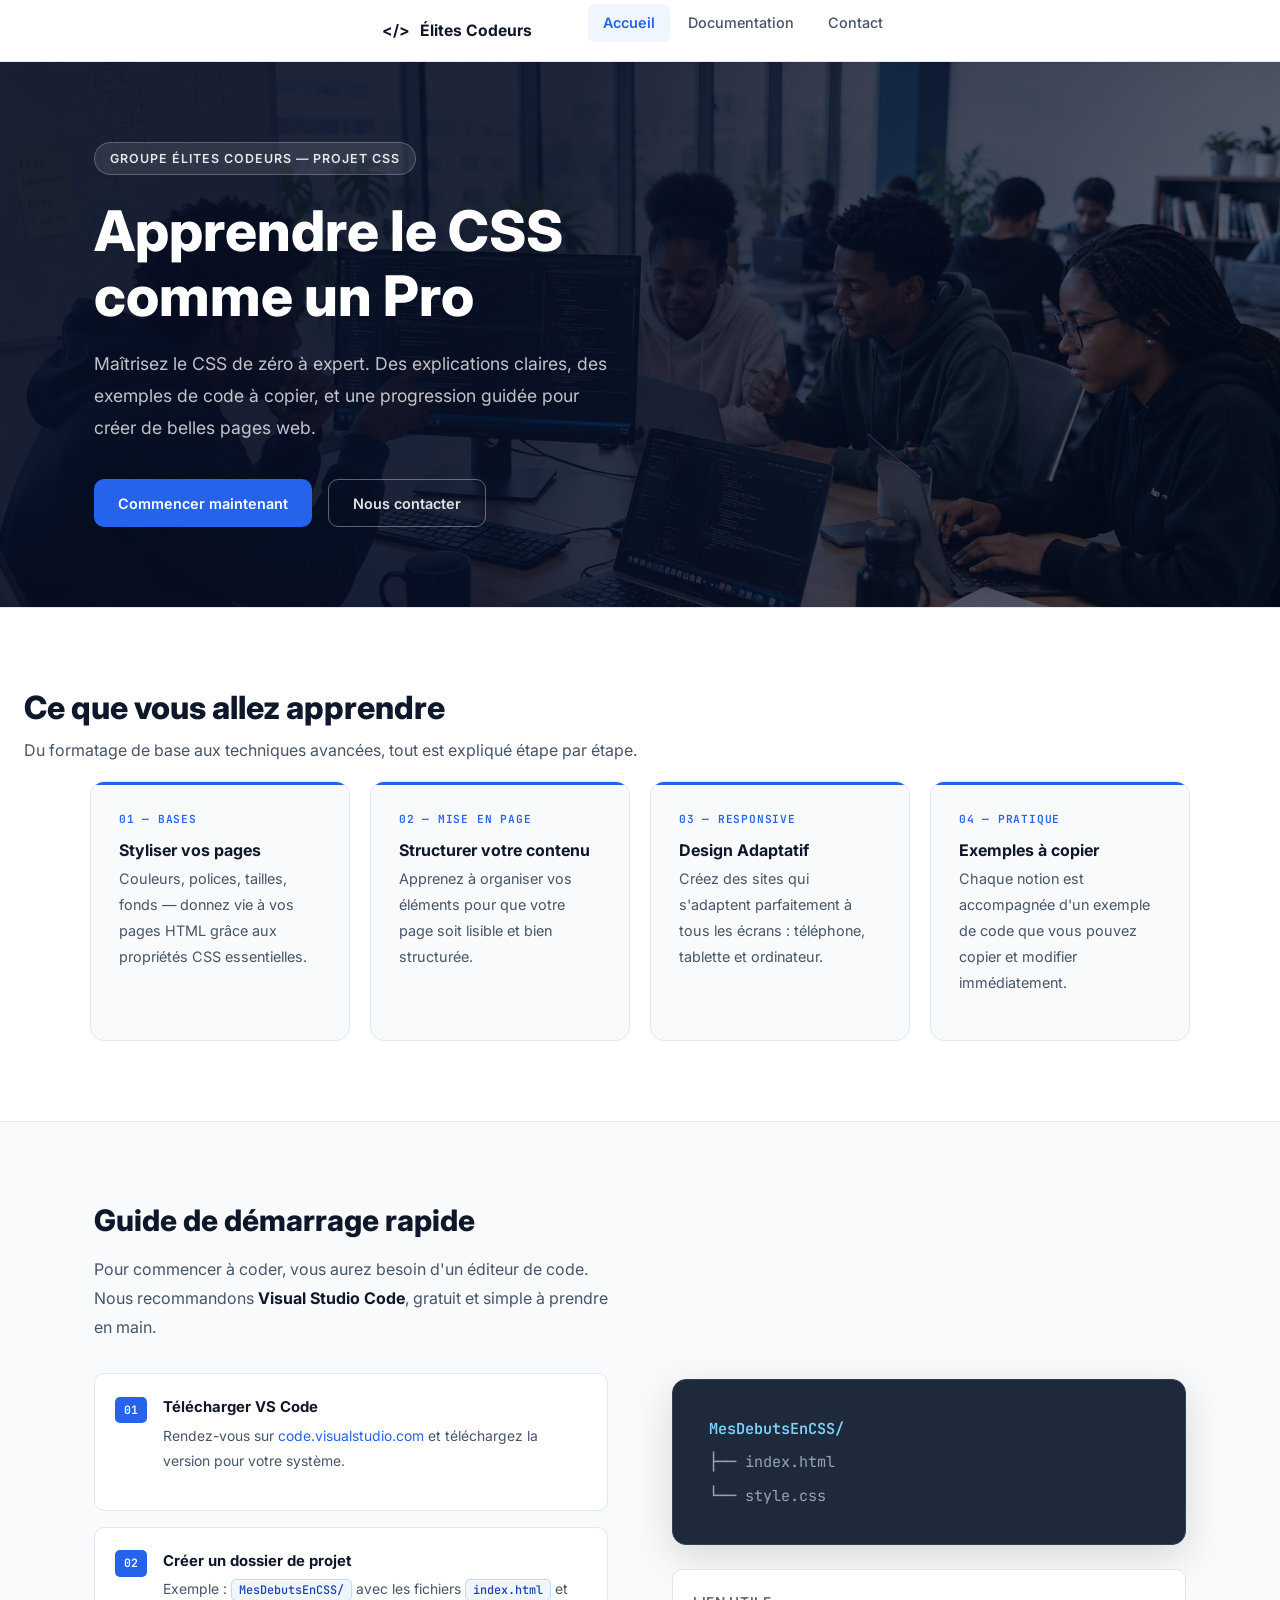
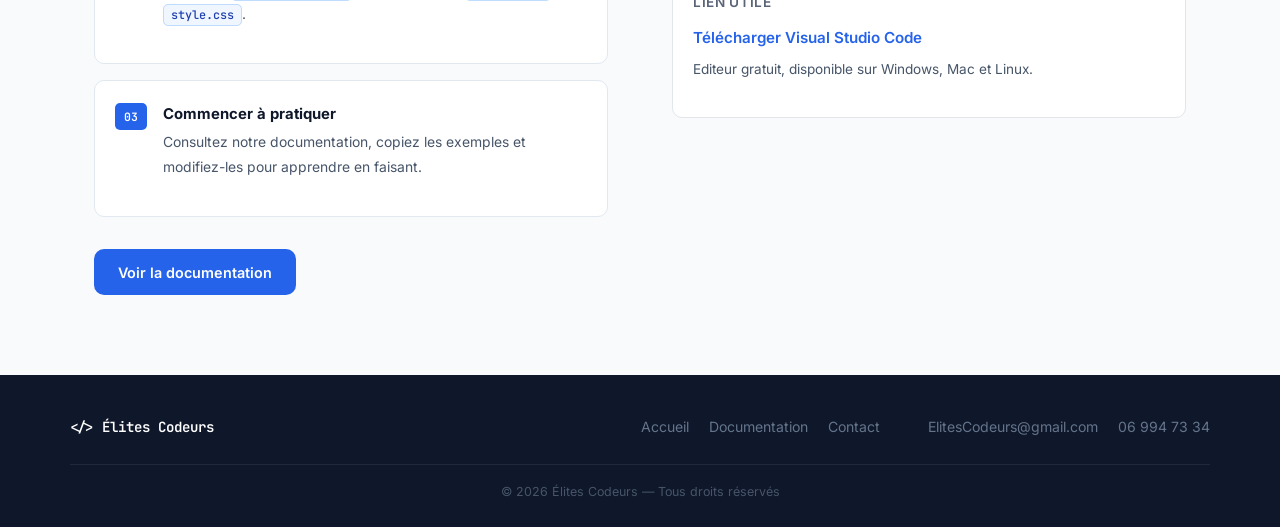
<file: index.html>
<!DOCTYPE html>
<html lang="fr">
<head>
  <meta charset="UTF-8">
  <meta name="viewport" content="width=device-width, initial-scale=1.0">
  <title>Apprendre le CSS | Élites Codeurs</title>
  <link href="boot/css/bootstrap.min.css" rel="stylesheet"/>
  <link rel="stylesheet" href="style.css">
</head>
<body>

  <!-- NAVBAR -->
  <nav class="navbar">
    <div class="nav-inner">
      <a href="index.html" class="logo">
        <span class="logo-tag">&lt;/&gt;</span> Élites Codeurs
      </a>
      <ul class="nav-links">
        <li><a href="index.html" class="active">Accueil</a></li>
        <li><a href="css.html">Documentation</a></li>
        <li><a href="contact.html">Contact</a></li>
      </ul>
      <button class="burger" onclick="toggleMenu()">&#9776;</button>
    </div>
    <ul class="nav-mobile" id="mobileMenu">
      <li><a href="index.html">Accueil</a></li>
      <li><a href="css.html">Documentation</a></li>
      <li><a href="contact.html">Contact</a></li>
    </ul>
  </nav>

  <!-- HERO -->
  <header class="hero">
    <div class="hero-bg"></div>
    <div class="hero-inner">
      <div class="hero-badge">Groupe Élites Codeurs &mdash; Projet CSS</div>
      <h1>Apprendre le <span>CSS</span><br>comme un Pro</h1>
      <p>Maîtrisez le CSS de zéro à expert. Des explications claires, des exemples de code à copier, et une progression guidée pour créer de belles pages web.</p>
      <div class="hero-btns">
        <a href="css.html" class="btn-primary">Commencer maintenant</a>
        <a href="contact.html" class="btn-ghost" style="color:white; border-color:rgba(255,255,255,0.35);">Nous contacter</a>
      </div>
    </div>
  </header>

  <!-- FEATURES -->
  <section class="features">
    <h2 class="section-title">Ce que vous allez apprendre</h2>
    <p class="section-sous-titre">Du formatage de base aux techniques avancées, tout est expliqué étape par étape.</p>
    <div class="features-grid" style="max-width:1100px; margin:0 auto;">
      <div class="feature-card">
        <div class="feature-num">01 &mdash; Bases</div>
        <h3>Styliser vos pages</h3>
        <p>Couleurs, polices, tailles, fonds &mdash; donnez vie à vos pages HTML grâce aux propriétés CSS essentielles.</p>
      </div>
      <div class="feature-card">
        <div class="feature-num">02 &mdash; Mise en page</div>
        <h3>Structurer votre contenu</h3>
        <p>Apprenez à organiser vos éléments pour que votre page soit lisible et bien structurée.</p>
      </div>
      <div class="feature-card">
        <div class="feature-num">03 &mdash; Responsive</div>
        <h3>Design Adaptatif</h3>
        <p>Créez des sites qui s'adaptent parfaitement à tous les écrans : téléphone, tablette et ordinateur.</p>
      </div>
      <div class="feature-card">
        <div class="feature-num">04 &mdash; Pratique</div>
        <h3>Exemples à copier</h3>
        <p>Chaque notion est accompagnée d'un exemple de code que vous pouvez copier et modifier immédiatement.</p>
      </div>
    </div>
  </section>

  <!-- GUIDE -->
  <section class="guide">
    <div class="guide-inner">
      <div class="guide-text">
        <h2>Guide de démarrage rapide</h2>
        <p>Pour commencer à coder, vous aurez besoin d'un éditeur de code. Nous recommandons <strong>Visual Studio Code</strong>, gratuit et simple à prendre en main.</p>
        <div class="steps">
          <div class="step">
            <span class="step-num">01</span>
            <div>
              <strong>Télécharger VS Code</strong>
              <p>Rendez-vous sur <a href="https://code.visualstudio.com/download" target="_blank">code.visualstudio.com</a> et téléchargez la version pour votre système.</p>
            </div>
          </div>
          <div class="step">
            <span class="step-num">02</span>
            <div>
              <strong>Créer un dossier de projet</strong>
              <p>Exemple&nbsp;: <code>MesDebutsEnCSS/</code> avec les fichiers <code>index.html</code> et <code>style.css</code>.</p>
            </div>
          </div>
          <div class="step">
            <span class="step-num">03</span>
            <div>
              <strong>Commencer à pratiquer</strong>
              <p>Consultez notre documentation, copiez les exemples et modifiez-les pour apprendre en faisant.</p>
            </div>
          </div>
        </div>
        <a href="css.html" class="btn-primary">Voir la documentation</a>
      </div>
      <div class="guide-visual">
        <div class="folder-diagram">
          <div class="folder-root">MesDebutsEnCSS/</div>
          <div class="folder-item">├── index.html</div>
          <div class="folder-item">└── style.css</div>
        </div>
        <div style="margin-top:1.5rem; background:#fff; border:1px solid #e2e6ea; border-radius:10px; padding:1.25rem;">
          <p style="font-size:0.85rem; color:#5a6478; margin-bottom:0.5rem; font-weight:600; text-transform:uppercase; letter-spacing:0.05em;">Lien utile</p>
          <a href="https://code.visualstudio.com/download" target="_blank" style="font-size:0.95rem; font-weight:600;">Télécharger Visual Studio Code</a>
          <p style="font-size:0.85rem; margin-top:0.35rem;">Editeur gratuit, disponible sur Windows, Mac et Linux.</p>
        </div>
      </div>
    </div>
  </section>

  <!-- FOOTER -->
  <footer class="footer">
    <div class="footer-inner">
      <div class="footer-logo">&lt;/&gt; Élites Codeurs</div>
      <div class="footer-links">
        <a href="index.html">Accueil</a>
        <a href="css.html">Documentation</a>
        <a href="contact.html">Contact</a>
      </div>
      <div class="footer-contact">
        <a href="mailto:ElitesCodeurs@gmail.com">ElitesCodeurs@gmail.com</a>
        <a href="tel:0699473334">06 994 73 34</a>
      </div>
    </div>
    <div class="footer-copy">&copy; 2026 Élites Codeurs &mdash; Tous droits réservés</div>
  </footer>

  <script src="boot/js/bootstrap.bundle.min.js"></script>
  <script>
    function toggleMenu() {
      document.getElementById('mobileMenu').classList.toggle('open');
    }
  </script>
</body>
</html>
</file>
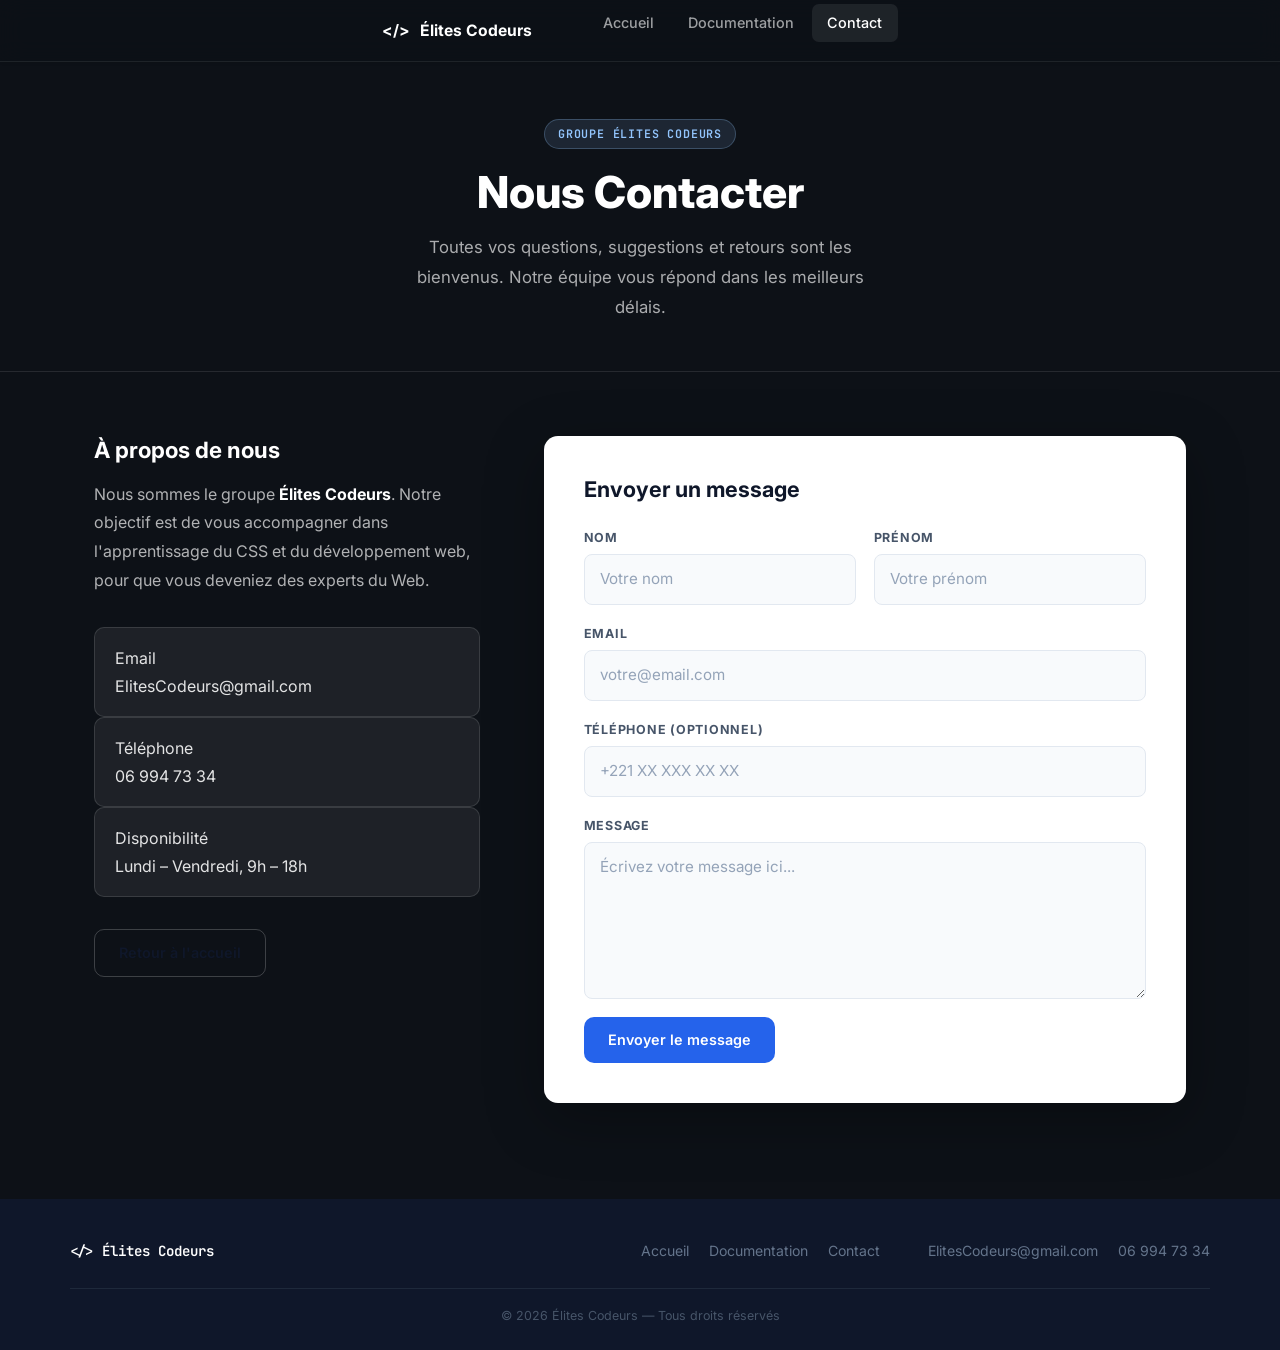
<file: contact.html>
<!DOCTYPE html>
<html lang="fr">
<head>
  <meta charset="UTF-8">
  <meta name="viewport" content="width=device-width, initial-scale=1.0">
  <title>Contact | Élites Codeurs</title>
  <link href="boot/css/bootstrap.min.css" rel="stylesheet"/>
  <link rel="stylesheet" href="style.css">
  <style>
    body { background: #0d1117; }
    .page-header { background: transparent; border-bottom: 1px solid rgba(255,255,255,0.1); }
    .page-label { background: rgba(147,197,253,0.12); border-color: rgba(147,197,253,0.25); color: #93c5fd; }
    .page-header h1 { color: #ffffff; }
    .page-header p { color: rgba(255,255,255,0.65); }
  </style>
</head>
<body>

  <!-- FOND D'ÉCRAN -->
  <div class="contact-bg"></div>

  <!-- NAVBAR -->
  <nav class="navbar" style="background:rgba(13,17,23,0.92); border-bottom:1px solid rgba(255,255,255,0.08);">
    <div class="nav-inner">
      <a href="index.html" class="logo" style="color:#fff;">
        <span class="logo-tag">&lt;/&gt;</span> Élites Codeurs
      </a>
      <ul class="nav-links">
        <li><a href="index.html" style="color:rgba(255,255,255,0.6);">Accueil</a></li>
        <li><a href="css.html" style="color:rgba(255,255,255,0.6);">Documentation</a></li>
        <li><a href="contact.html" style="background:rgba(255,255,255,0.08); color:#fff;">Contact</a></li>
      </ul>
      <button class="burger" onclick="toggleMenu()" style="border-color:rgba(255,255,255,0.2); color:#fff;">&#9776;</button>
    </div>
    <ul class="nav-mobile" id="mobileMenu" style="background:#0d1117; border-top:1px solid rgba(255,255,255,0.08);">
      <li><a href="index.html">Accueil</a></li>
      <li><a href="css.html">Documentation</a></li>
      <li><a href="contact.html">Contact</a></li>
    </ul>
  </nav>

  <!-- EN-TETE -->
  <div class="page-header">
    <div class="page-header-inner">
      <div class="page-label">Groupe Élites Codeurs</div>
      <h1>Nous Contacter</h1>
      <p>Toutes vos questions, suggestions et retours sont les bienvenus. Notre équipe vous répond dans les meilleurs délais.</p>
    </div>
  </div>

  <!-- SECTION CONTACT -->
  <section class="contact-section">
    <div class="contact-grid">

      <!-- A PROPOS -->
      <div class="contact-about">
        <h2>À propos de nous</h2>
        <p>Nous sommes le groupe <strong style="color:#fff;">Élites Codeurs</strong>. Notre objectif est de vous accompagner dans l'apprentissage du CSS et du développement web, pour que vous deveniez des experts du Web.</p>

        <div class="contact-info-cards" style="margin-top:1.5rem;">
          <a href="mailto:ElitesCodeurs@gmail.com" class="info-card">
            <div>
              <div class="info-label">Email</div>
              <div class="info-value">ElitesCodeurs@gmail.com</div>
            </div>
          </a>
          <a href="tel:0699473334" class="info-card">
            <div>
              <div class="info-label">Téléphone</div>
              <div class="info-value">06 994 73 34</div>
            </div>
          </a>
          <div class="info-card">
            <div>
              <div class="info-label">Disponibilité</div>
              <div class="info-value">Lundi – Vendredi, 9h – 18h</div>
            </div>
          </div>
        </div>

        <div style="margin-top:2rem;">
          <a href="index.html" class="btn-ghost" style="color:rgba(255,255,255,0.8); border-color:rgba(255,255,255,0.2);">Retour à l'accueil</a>
        </div>
      </div>

      <!-- FORMULAIRE -->
      <div class="contact-form-wrap">
        <h2>Envoyer un message</h2>
        <form class="contact-form" onsubmit="envoyerForm(event)">
          <div class="form-row">
            <div class="form-group">
              <label for="Nom">Nom</label>
              <input type="text" id="Nom" name="nom" placeholder="Votre nom" required>
            </div>
            <div class="form-group">
              <label for="Prenom">Prénom</label>
              <input type="text" id="Prenom" name="prenom" placeholder="Votre prénom" required>
            </div>
          </div>
          <div class="form-group">
            <label for="Email">Email</label>
            <input type="email" id="Email" name="email" placeholder="votre@email.com" required>
          </div>
          <div class="form-group">
            <label for="Tel">Téléphone (optionnel)</label>
            <input type="tel" id="Tel" name="tel" placeholder="+221 XX XXX XX XX">
          </div>
          <div class="form-group">
            <label for="Message">Message</label>
            <textarea id="Message" name="message" rows="5" placeholder="Écrivez votre message ici..." required></textarea>
          </div>
          <button type="submit" class="btn-primary submit-btn">Envoyer le message</button>
        </form>
        <div id="form-success" class="form-success" style="display:none;">
          Merci ! Votre message a bien été envoyé. Nous vous répondrons bientôt.
        </div>
      </div>

    </div>
  </section>

  <!-- FOOTER -->
  <footer class="footer">
    <div class="footer-inner">
      <div class="footer-logo">&lt;/&gt; Élites Codeurs</div>
      <div class="footer-links">
        <a href="index.html">Accueil</a>
        <a href="css.html">Documentation</a>
        <a href="contact.html">Contact</a>
      </div>
      <div class="footer-contact">
        <a href="mailto:ElitesCodeurs@gmail.com">ElitesCodeurs@gmail.com</a>
        <a href="tel:0699473334">06 994 73 34</a>
      </div>
    </div>
    <div class="footer-copy">&copy; 2026 Élites Codeurs &mdash; Tous droits réservés</div>
  </footer>

  <script src="boot/js/bootstrap.bundle.min.js"></script>
  <script>
    function toggleMenu() {
      document.getElementById('mobileMenu').classList.toggle('open');
    }
    function envoyerForm(e) {
      e.preventDefault();
      document.querySelector('.contact-form').style.display = 'none';
      document.getElementById('form-success').style.display = 'block';
    }
  </script>
</body>
</html>
</file>
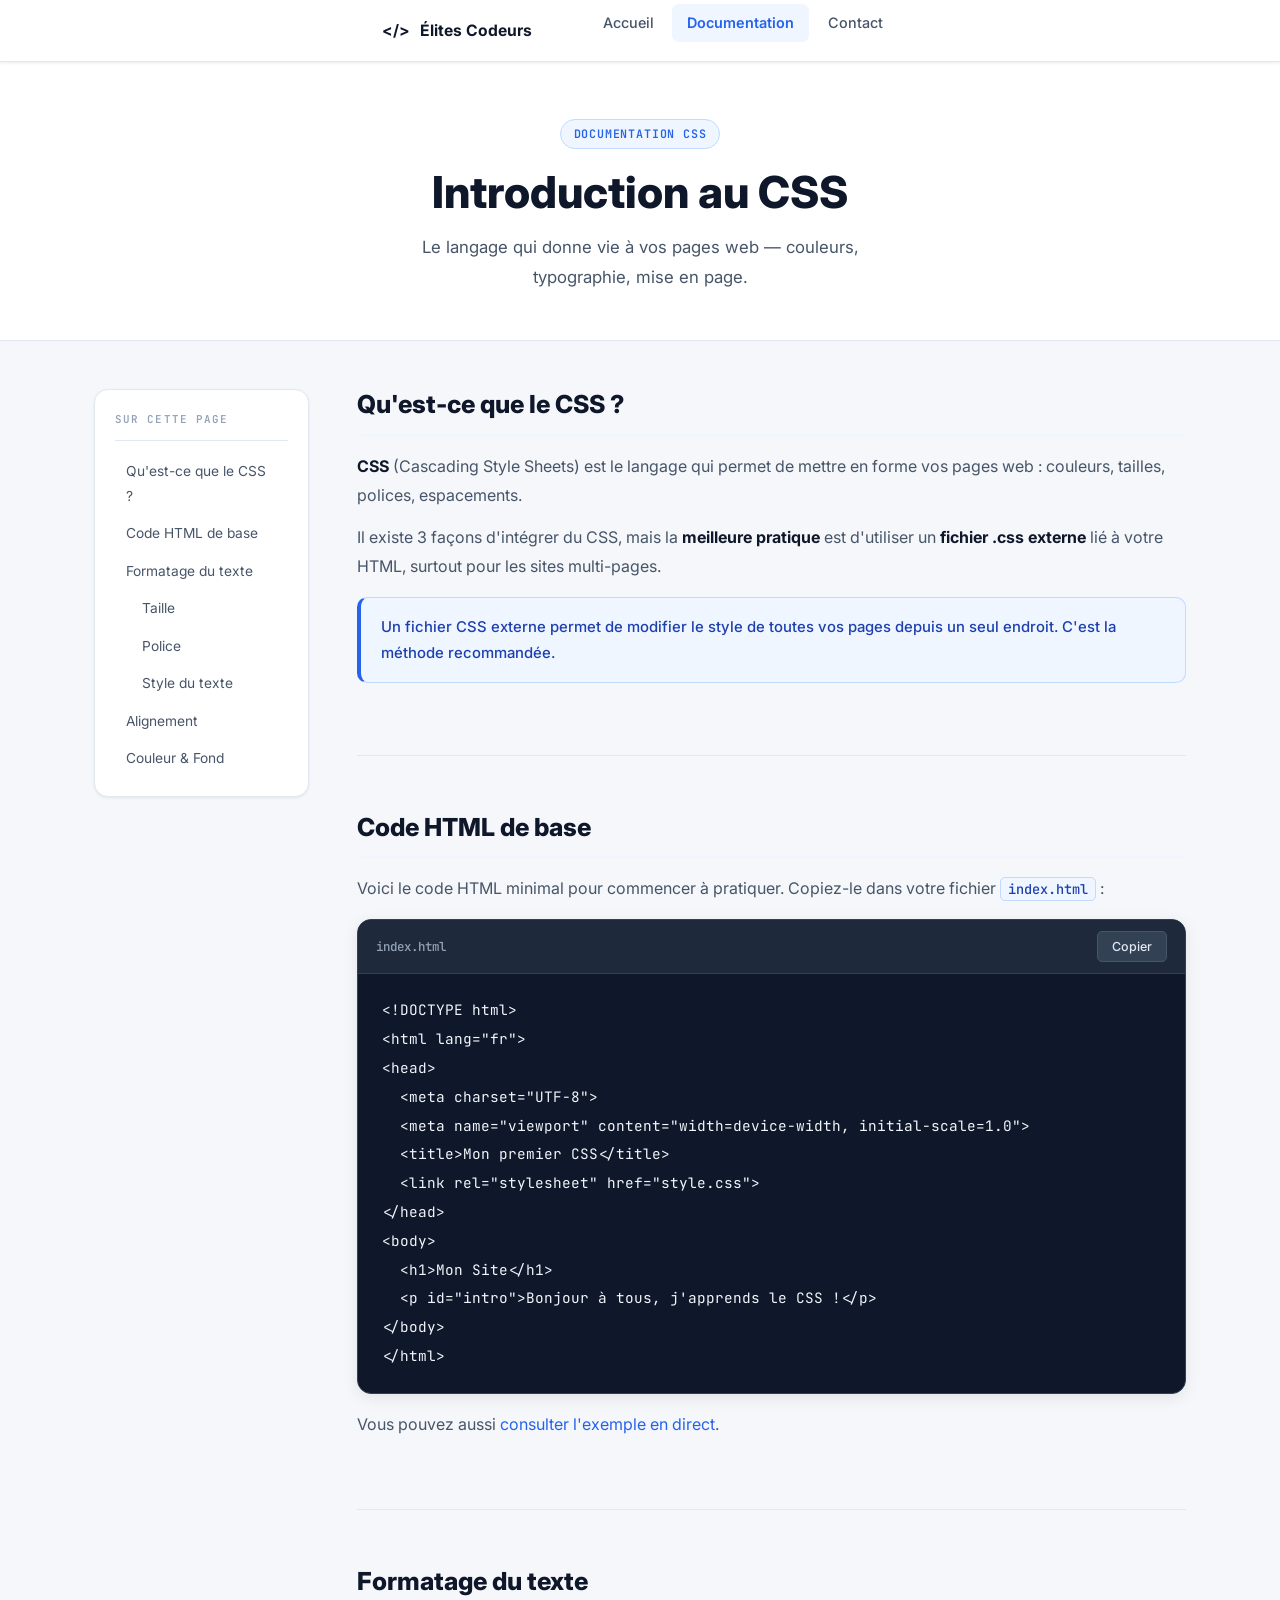
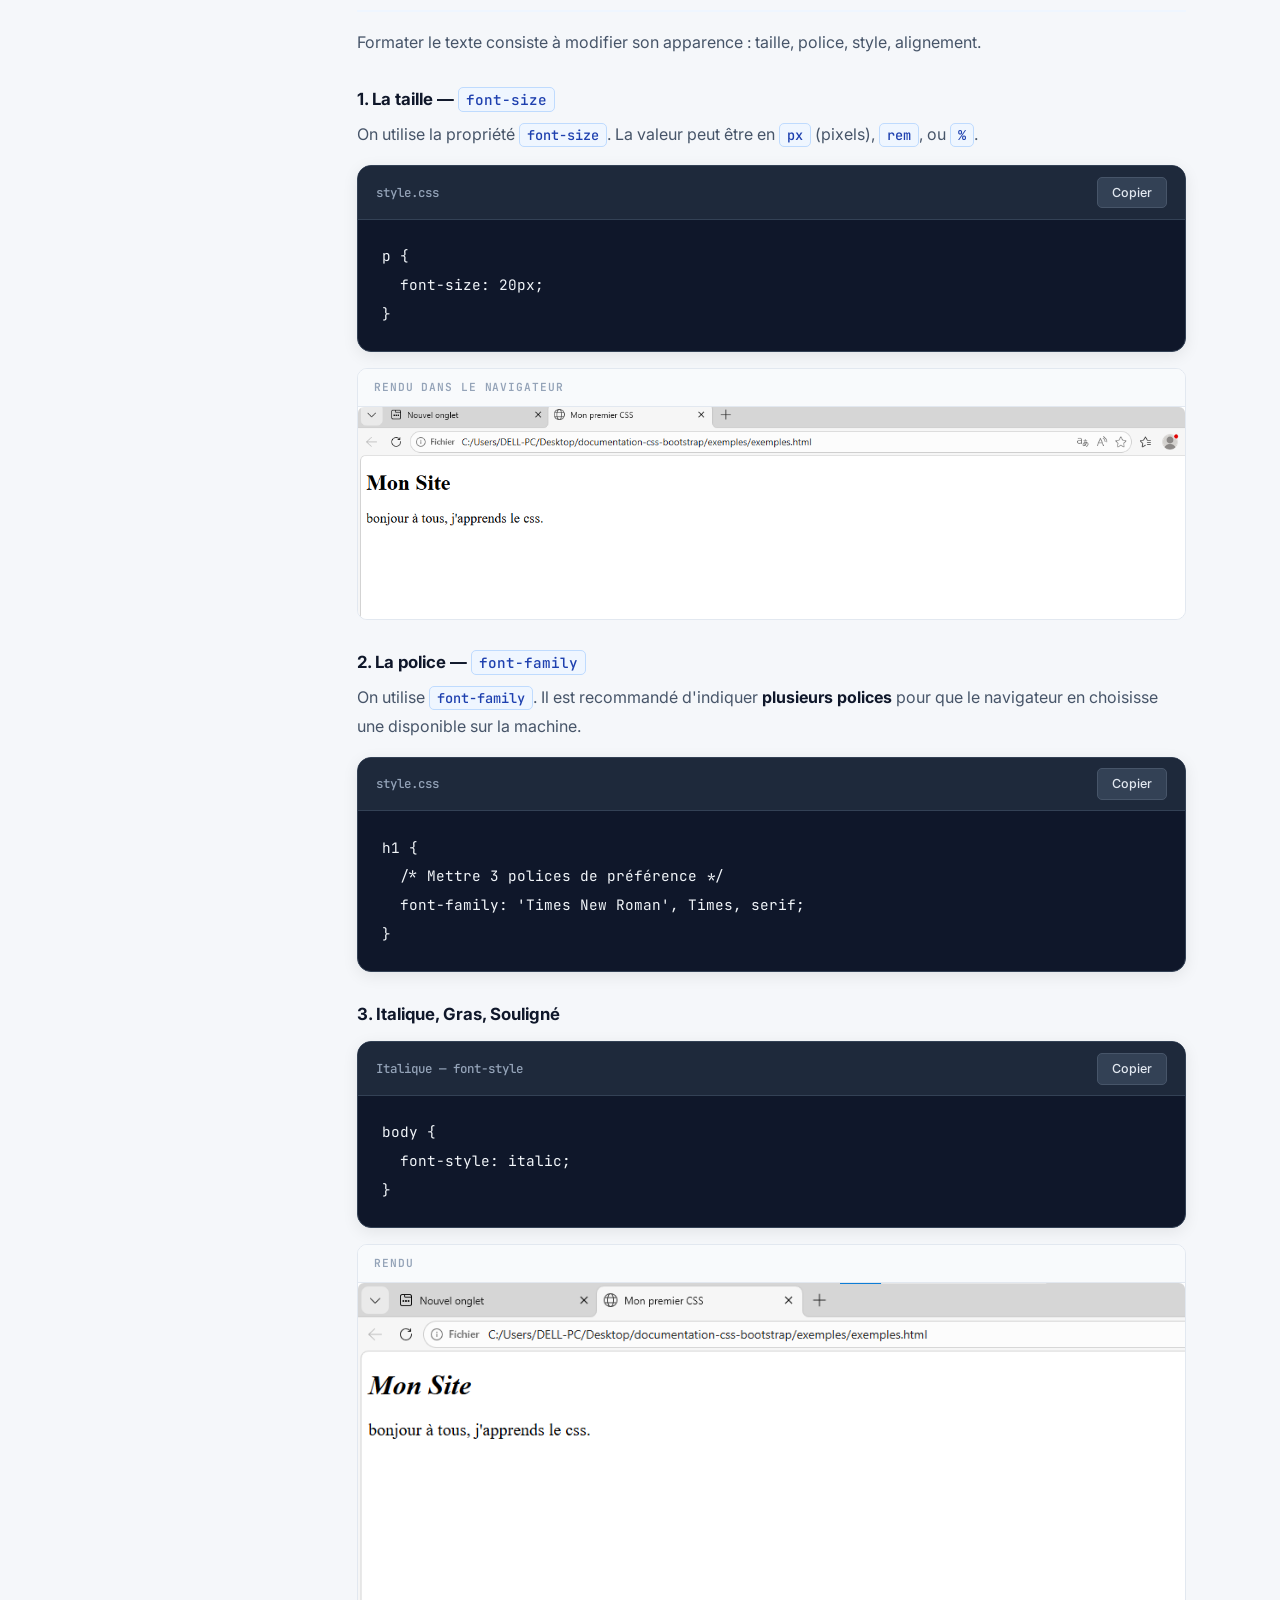
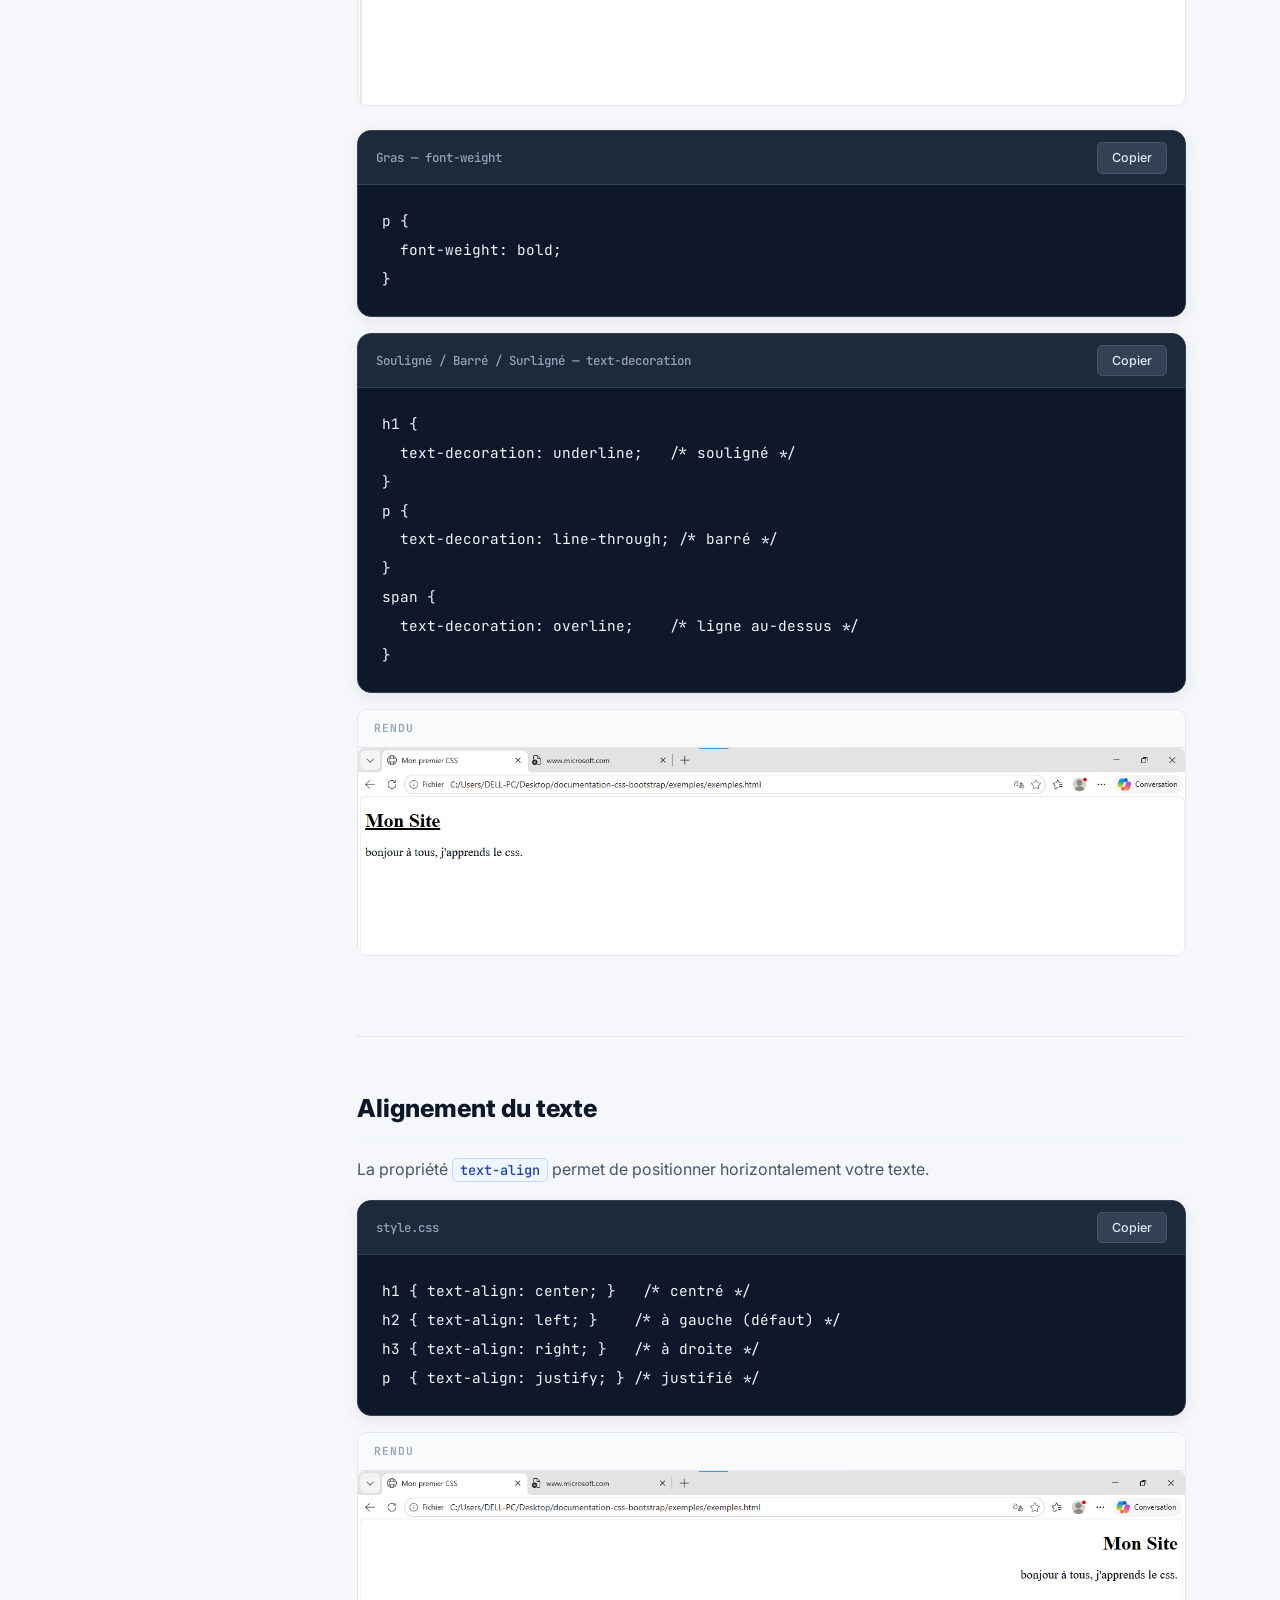
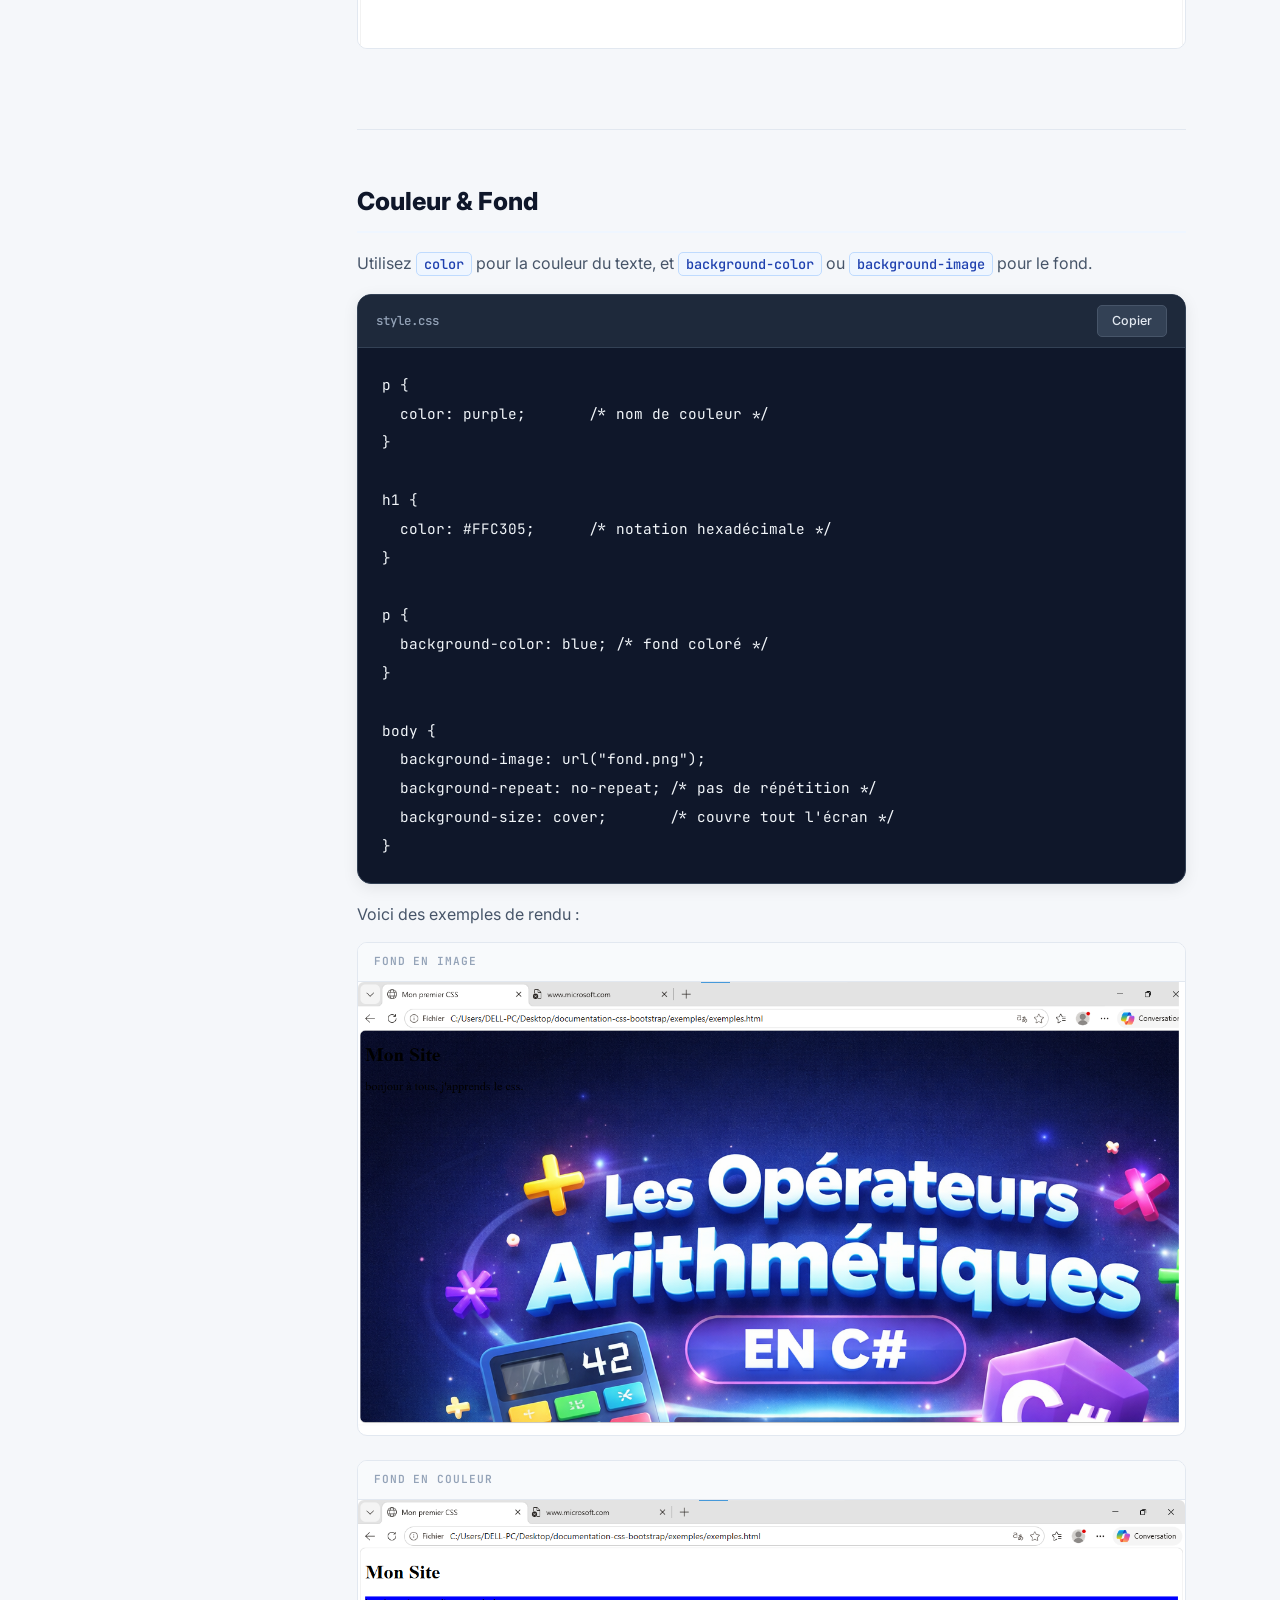
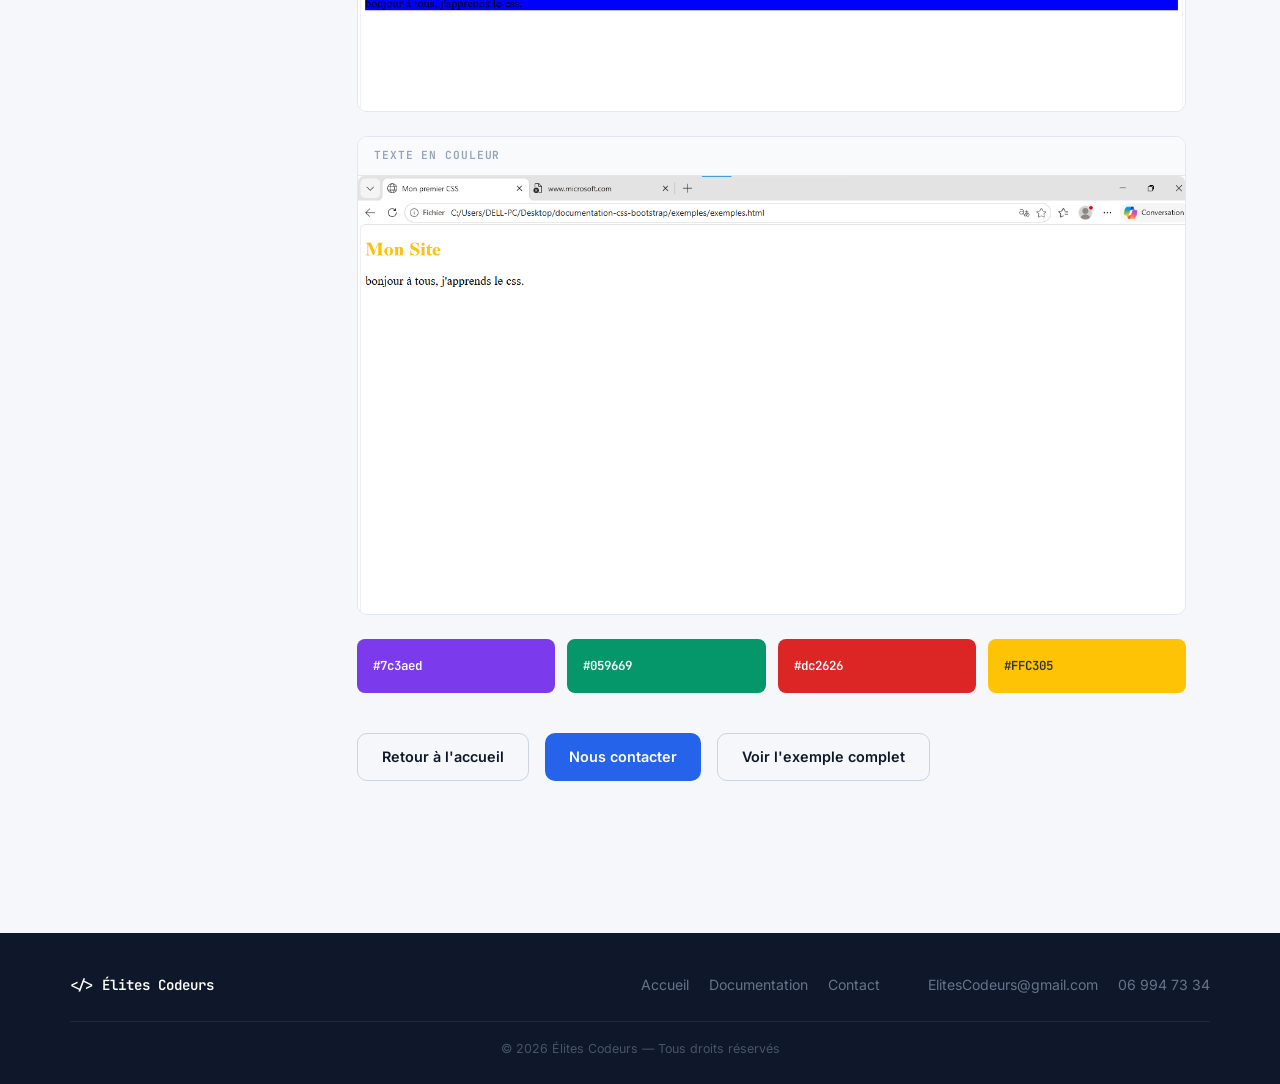
<file: css.html>
<!DOCTYPE html>
<html lang="fr">
<head>
  <meta charset="UTF-8">
  <meta name="viewport" content="width=device-width, initial-scale=1.0">
  <title>Introduction au CSS | Élites Codeurs</title>
  <link href="boot/css/bootstrap.min.css" rel="stylesheet"/>
  <link rel="stylesheet" href="style.css">
  <style>
    body { background: #f5f7fa; }
  </style>
</head>
<body>

  <!-- NAVBAR -->
  <nav class="navbar">
    <div class="nav-inner">
      <a href="index.html" class="logo">
        <span class="logo-tag">&lt;/&gt;</span> Élites Codeurs
      </a>
      <ul class="nav-links">
        <li><a href="index.html">Accueil</a></li>
        <li><a href="css.html" class="active">Documentation</a></li>
        <li><a href="contact.html">Contact</a></li>
      </ul>
      <button class="burger" onclick="toggleMenu()">&#9776;</button>
    </div>
    <ul class="nav-mobile" id="mobileMenu">
      <li><a href="index.html">Accueil</a></li>
      <li><a href="css.html">Documentation</a></li>
      <li><a href="contact.html">Contact</a></li>
    </ul>
  </nav>

  <!-- EN-TETE -->
  <div class="page-header">
    <div class="page-header-inner">
      <div class="page-label">Documentation CSS</div>
      <h1>Introduction au CSS</h1>
      <p>Le langage qui donne vie à vos pages web &mdash; couleurs, typographie, mise en page.</p>
    </div>
  </div>

  <!-- LAYOUT DOC -->
  <div class="doc-layout">

    <!-- SIDEBAR -->
    <aside class="sidebar">
      <p class="sidebar-title">Sur cette page</p>
      <nav>
        <a href="#intro">Qu'est-ce que le CSS ?</a>
        <a href="#code-de-base">Code HTML de base</a>
        <a href="#formatage">Formatage du texte</a>
        <a href="#taille">&nbsp;&nbsp;&nbsp; Taille</a>
        <a href="#police">&nbsp;&nbsp;&nbsp; Police</a>
        <a href="#style-texte">&nbsp;&nbsp;&nbsp; Style du texte</a>
        <a href="#alignement">Alignement</a>
        <a href="#couleur">Couleur &amp; Fond</a>
      </nav>
    </aside>

    <!-- CONTENU -->
    <main class="doc-content">

      <!-- QU'EST-CE QUE LE CSS -->
      <section id="intro" class="doc-section">
        <h2>Qu'est-ce que le CSS ?</h2>
        <p><strong>CSS</strong> (Cascading Style Sheets) est le langage qui permet de mettre en forme vos pages web : couleurs, tailles, polices, espacements.</p>
        <p>Il existe 3 façons d'intégrer du CSS, mais la <strong>meilleure pratique</strong> est d'utiliser un <strong>fichier .css externe</strong> lié à votre HTML, surtout pour les sites multi-pages.</p>
        <div class="info-box">
          Un fichier CSS externe permet de modifier le style de toutes vos pages depuis un seul endroit. C'est la méthode recommandée.
        </div>
      </section>

      <!-- CODE DE BASE -->
      <section id="code-de-base" class="doc-section">
        <h2>Code HTML de base</h2>
        <p>Voici le code HTML minimal pour commencer à pratiquer. Copiez-le dans votre fichier <code>index.html</code> :</p>
        <div class="code-block">
          <div class="code-block-header">
            <span class="filename">index.html</span>
            <button class="copy-btn" onclick="copierCode('c0')">Copier</button>
          </div>
          <pre id="c0"><code>&lt;!DOCTYPE html&gt;
&lt;html lang="fr"&gt;
&lt;head&gt;
  &lt;meta charset="UTF-8"&gt;
  &lt;meta name="viewport" content="width=device-width, initial-scale=1.0"&gt;
  &lt;title&gt;Mon premier CSS&lt;/title&gt;
  &lt;link rel="stylesheet" href="style.css"&gt;
&lt;/head&gt;
&lt;body&gt;
  &lt;h1&gt;Mon Site&lt;/h1&gt;
  &lt;p id="intro"&gt;Bonjour à tous, j'apprends le CSS !&lt;/p&gt;
&lt;/body&gt;
&lt;/html&gt;</code></pre>
        </div>
        <p>Vous pouvez aussi <a href="exemples/exemples.html">consulter l'exemple en direct</a>.</p>
      </section>

      <!-- FORMATAGE -->
      <section id="formatage" class="doc-section">
        <h2>Formatage du texte</h2>
        <p>Formater le texte consiste à modifier son apparence : taille, police, style, alignement.</p>

        <!-- TAILLE -->
        <h3 id="taille">1. La taille &mdash; <code>font-size</code></h3>
        <p>On utilise la propriété <code>font-size</code>. La valeur peut être en <code>px</code> (pixels), <code>rem</code>, ou <code>%</code>.</p>
        <div class="code-block">
          <div class="code-block-header">
            <span class="filename">style.css</span>
            <button class="copy-btn" onclick="copierCode('c1')">Copier</button>
          </div>
          <pre id="c1"><code>p {
  font-size: 20px;
}</code></pre>
        </div>
        <div class="preview-box">
          <div class="preview-label">Rendu dans le navigateur</div>
          <img src="exemples/n1.png" alt="Texte à 20px" style="max-width:100%; height:auto; border-radius:6px;">
        </div>

        <!-- POLICE -->
        <h3 id="police">2. La police &mdash; <code>font-family</code></h3>
        <p>On utilise <code>font-family</code>. Il est recommandé d'indiquer <strong>plusieurs polices</strong> pour que le navigateur en choisisse une disponible sur la machine.</p>
        <div class="code-block">
          <div class="code-block-header">
            <span class="filename">style.css</span>
            <button class="copy-btn" onclick="copierCode('c2')">Copier</button>
          </div>
          <pre id="c2"><code>h1 {
  /* Mettre 3 polices de préférence */
  font-family: 'Times New Roman', Times, serif;
}</code></pre>
        </div>

        <!-- STYLE TEXTE -->
        <h3 id="style-texte">3. Italique, Gras, Souligné</h3>

        <div class="code-block">
          <div class="code-block-header">
            <span class="filename">Italique — font-style</span>
            <button class="copy-btn" onclick="copierCode('c3')">Copier</button>
          </div>
          <pre id="c3"><code>body {
  font-style: italic;
}</code></pre>
        </div>
        <div class="preview-box">
          <div class="preview-label">Rendu</div>
          <img src="exemples/n2.png" alt="Texte en italic" style="max-width:100%; height:auto; border-radius:6px;">
        </div>

        <div class="code-block">
          <div class="code-block-header">
            <span class="filename">Gras — font-weight</span>
            <button class="copy-btn" onclick="copierCode('c4')">Copier</button>
          </div>
          <pre id="c4"><code>p {
  font-weight: bold;
}</code></pre>
        </div>

        <div class="code-block">
          <div class="code-block-header">
            <span class="filename">Souligné / Barré / Surligné — text-decoration</span>
            <button class="copy-btn" onclick="copierCode('c5')">Copier</button>
          </div>
          <pre id="c5"><code>h1 {
  text-decoration: underline;   /* souligné */
}
p {
  text-decoration: line-through; /* barré */
}
span {
  text-decoration: overline;    /* ligne au-dessus */
}</code></pre>
        </div>
        <div class="preview-box">
          <div class="preview-label">Rendu</div>
          <img src="exemples/n60.png" alt="Soulignements" style="max-width:100%; height:auto; border-radius:6px;">
        </div>
      </section>

      <!-- ALIGNEMENT -->
      <section id="alignement" class="doc-section">
        <h2>Alignement du texte</h2>
        <p>La propriété <code>text-align</code> permet de positionner horizontalement votre texte.</p>
        <div class="code-block">
          <div class="code-block-header">
            <span class="filename">style.css</span>
            <button class="copy-btn" onclick="copierCode('c6')">Copier</button>
          </div>
          <pre id="c6"><code>h1 { text-align: center; }   /* centré */
h2 { text-align: left; }    /* à gauche (défaut) */
h3 { text-align: right; }   /* à droite */
p  { text-align: justify; } /* justifié */</code></pre>
        </div>
        <div class="preview-box">
          <div class="preview-label">Rendu</div>
          <img src="exemples/n70.png" alt="Alignements texte" style="max-width:100%; height:auto; border-radius:6px;">
        </div>
      </section>

      <!-- COULEUR -->
      <section id="couleur" class="doc-section">
        <h2>Couleur &amp; Fond</h2>
        <p>Utilisez <code>color</code> pour la couleur du texte, et <code>background-color</code> ou <code>background-image</code> pour le fond.</p>
        <div class="code-block">
          <div class="code-block-header">
            <span class="filename">style.css</span>
            <button class="copy-btn" onclick="copierCode('c7')">Copier</button>
          </div>
          <pre id="c7"><code>p {
  color: purple;       /* nom de couleur */
}

h1 {
  color: #FFC305;      /* notation hexadécimale */
}

p {
  background-color: blue; /* fond coloré */
}

body {
  background-image: url("fond.png");
  background-repeat: no-repeat; /* pas de répétition */
  background-size: cover;       /* couvre tout l'écran */
}</code></pre>
        </div>

        <p>Voici des exemples de rendu :</p>

        <div class="preview-box">
          <div class="preview-label">Fond en image</div>
          <img src="exemples/n30.png" alt="Image en fond" style="max-width:100%; height:auto; border-radius:6px;">
        </div>
        <div class="preview-box">
          <div class="preview-label">Fond en couleur</div>
          <img src="exemples/n40.png" alt="Fond en couleur" style="max-width:100%; height:auto; border-radius:6px;">
        </div>
        <div class="preview-box">
          <div class="preview-label">Texte en couleur</div>
          <img src="exemples/n50.png" alt="Texte en couleur" style="max-width:100%; height:auto; border-radius:6px;">
        </div>

        <div class="color-grid" style="margin-top:1.5rem;">
          <div class="color-chip" style="background:#7c3aed; color:white;">#7c3aed</div>
          <div class="color-chip" style="background:#059669; color:white;">#059669</div>
          <div class="color-chip" style="background:#dc2626; color:white;">#dc2626</div>
          <div class="color-chip" style="background:#FFC305; color:#333;">#FFC305</div>
        </div>

        <div class="nav-btns">
          <a href="index.html" class="btn-ghost">Retour à l'accueil</a>
          <a href="contact.html" class="btn-primary">Nous contacter</a>
          <a href="exemples/exemples.html" class="btn-ghost">Voir l'exemple complet</a>
        </div>
      </section>

    </main>
  </div>

  <!-- FOOTER -->
  <footer class="footer">
    <div class="footer-inner">
      <div class="footer-logo">&lt;/&gt; Élites Codeurs</div>
      <div class="footer-links">
        <a href="index.html">Accueil</a>
        <a href="css.html">Documentation</a>
        <a href="contact.html">Contact</a>
      </div>
      <div class="footer-contact">
        <a href="mailto:ElitesCodeurs@gmail.com">ElitesCodeurs@gmail.com</a>
        <a href="tel:0699473334">06 994 73 34</a>
      </div>
    </div>
    <div class="footer-copy">&copy; 2026 Élites Codeurs &mdash; Tous droits réservés</div>
  </footer>

  <script src="boot/js/bootstrap.bundle.min.js"></script>
  <script>
    function toggleMenu() {
      document.getElementById('mobileMenu').classList.toggle('open');
    }
    function copierCode(id) {
      const el = document.getElementById(id);
      navigator.clipboard.writeText(el.innerText).then(() => {
        const btn = document.querySelector(`[onclick="copierCode('${id}')"]`);
        if (btn) { btn.textContent = 'Copié !'; setTimeout(() => btn.textContent = 'Copier', 2000); }
      });
    }
    // Surligne le lien actif dans la sidebar
    const links = document.querySelectorAll('.sidebar a');
    window.addEventListener('scroll', () => {
      let current = '';
      document.querySelectorAll('[id]').forEach(s => {
        if (window.scrollY >= s.offsetTop - 130) current = s.id;
      });
      links.forEach(l => {
        l.classList.toggle('active', l.getAttribute('href') === '#' + current);
      });
    });
  </script>
</body>
</html>
</file>
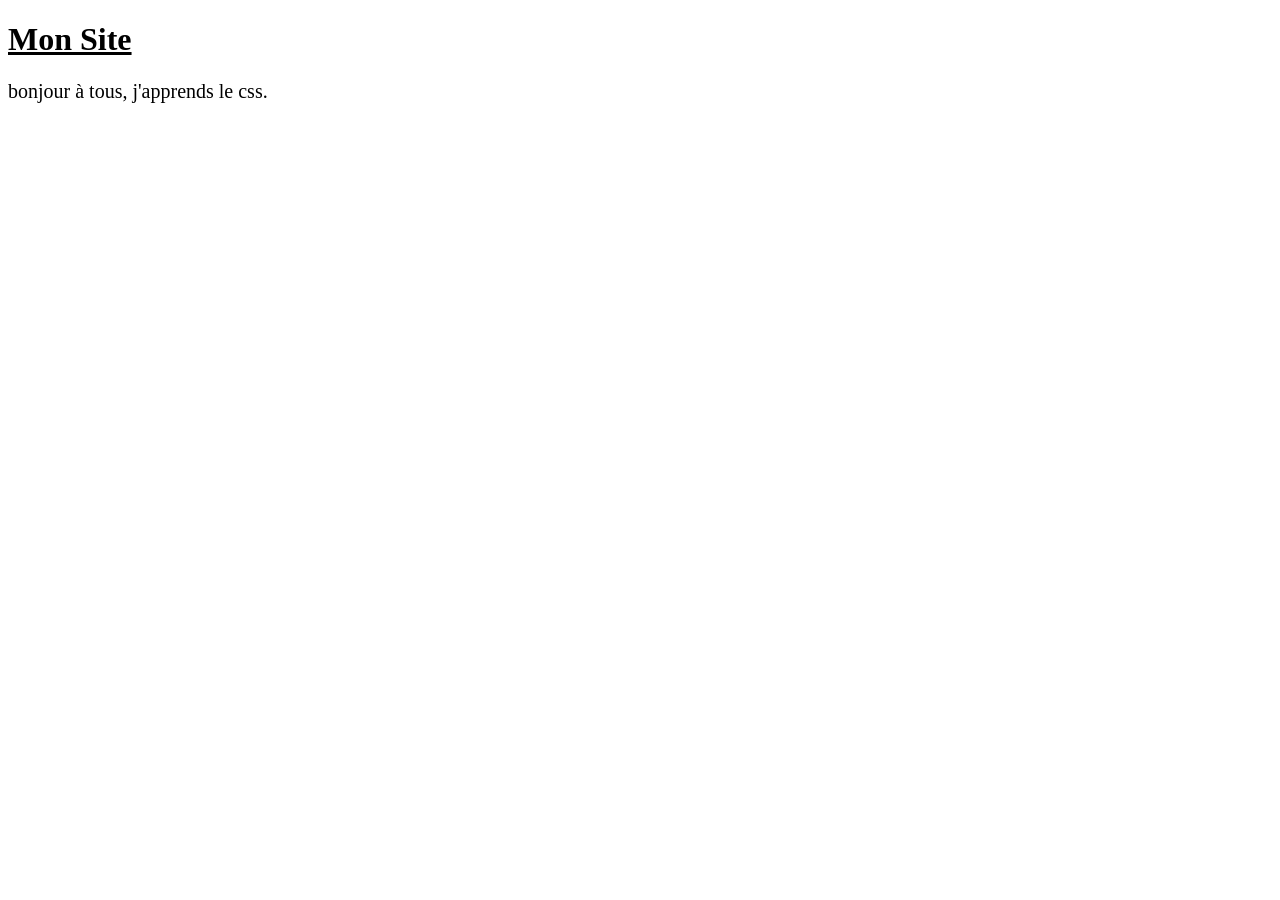
<file: exemples/exemples.html>
<!DOCTYPE html>
<html lang="en">
<head>
    <meta charset="UTF-8">
    <meta name="viewport" content="width=device-width, initial-scale=1.0">
    <title>Mon premier CSS</title>
    <link rel="stylesheet" href="exemple.css">
</head>
<body>
    <h1 id="titre">Mon Site</h1>
    <p id="paragraphe">bonjour à tous, j'apprends le css.</p>
</body>
</html>
</file>
<file: style.css>
/* ============================================================
   Élites Codeurs — style.css v2
   Design: Propre, professionnel, lisible
   ============================================================ */

@import url('https://fonts.googleapis.com/css2?family=Inter:wght@400;500;600;700;800&family=JetBrains+Mono:wght@400;500;600&display=swap');

:root {
  --bleu:           #2563eb;
  --bleu-hover:     #1d4ed8;
  --bleu-clair:     #eff6ff;
  --bleu-bord:      #bfdbfe;
  --bleu-txt:       #1e40af;
  --bg:             #f8fafc;
  --bg-blanc:       #ffffff;
  --bord:           #e2e8f0;
  --bord-fort:      #cbd5e1;
  --txt:            #0f172a;
  --txt-doux:       #475569;
  --txt-tres-doux:  #94a3b8;
  --vert:           #16a34a;
  --vert-bg:        #f0fdf4;
  --vert-bord:      #bbf7d0;
  --code-fond:      #0f172a;
  --code-entete:    #1e293b;
  --code-bord:      #334155;
  --code-texte:     #f1f5f9;
  --nav-h:          62px;
  --radius:         10px;
  --radius-lg:      14px;
  --ombre-sm:       0 1px 3px rgba(0,0,0,0.08);
  --ombre:          0 4px 16px rgba(0,0,0,0.08);
  --ombre-lg:       0 12px 40px rgba(0,0,0,0.14);
  --font:           'Inter', -apple-system, sans-serif;
  --font-code:      'JetBrains Mono', 'Courier New', monospace;
}

*, *::before, *::after { box-sizing: border-box; margin: 0; padding: 0; }
html { scroll-behavior: smooth; }
body {
  font-family: var(--font);
  font-size: 1rem;
  line-height: 1.75;
  color: var(--txt);
  background: var(--bg);
  overflow-x: hidden;
}
a { color: var(--bleu); text-decoration: none; }
a:hover { text-decoration: underline; color: var(--bleu-hover); }
strong { color: var(--txt); font-weight: 700; }
p { color: var(--txt-doux); font-size: 1rem; line-height: 1.8; }
h1,h2,h3,h4 { color: var(--txt); font-weight: 700; line-height: 1.25; }

/* ============================================================
   NAVBAR
   ============================================================ */
.navbar {
  position: sticky; top: 0; z-index: 200;
  background: rgba(255,255,255,0.97);
  backdrop-filter: blur(12px);
  border-bottom: 1px solid var(--bord);
  height: var(--nav-h);
  box-shadow: var(--ombre-sm);
}
.nav-inner {
  max-width: 1140px; margin: 0 auto; height: 100%;
  display: flex; align-items: center;
  padding: 0 1.5rem; gap: 1.5rem;
}
.logo {
  display: flex; align-items: center; gap: 0.6rem;
  font-size: 0.98rem; font-weight: 700; color: var(--txt); white-space: nowrap; flex-shrink: 0;
}
.logo:hover { text-decoration: none; color: var(--bleu); }
.logo-badge {
  background: var(--bleu); color: #fff;
  font-family: var(--font-code); font-size: 0.75rem; font-weight: 600;
  padding: 2px 7px; border-radius: 5px;
}
.nav-links { display: flex; list-style: none; gap: 0.2rem; margin-left: auto; }
.nav-links a {
  display: block; padding: 0.4rem 0.95rem; border-radius: 7px;
  color: var(--txt-doux); font-size: 0.9rem; font-weight: 500;
  transition: background 0.15s, color 0.15s;
}
.nav-links a:hover { background: var(--bleu-clair); color: var(--bleu); text-decoration: none; }
.nav-links a.active { background: var(--bleu-clair); color: var(--bleu); font-weight: 600; }
.burger {
  display: none; background: none; border: 1px solid var(--bord);
  color: var(--txt); font-size: 1.1rem; padding: 0.3rem 0.65rem;
  border-radius: 6px; cursor: pointer; margin-left: auto;
}
.nav-mobile {
  display: none; list-style: none; flex-direction: column;
  background: var(--bg-blanc); border-bottom: 1px solid var(--bord);
  padding: 0.75rem 1.5rem 1rem;
}
.nav-mobile.open { display: flex; }
.nav-mobile a { display: block; padding: 0.55rem 0; color: var(--txt-doux); font-weight: 500; border-bottom: 1px solid var(--bord); font-size: 0.95rem; }
.nav-mobile li:last-child a { border-bottom: none; }

/* ============================================================
   BOUTONS
   ============================================================ */
.btn-primary {
  display: inline-flex; align-items: center; gap: 0.4rem;
  padding: 0.65rem 1.5rem;
  background: var(--bleu); color: #fff !important;
  border-radius: var(--radius); font-weight: 600; font-size: 0.9rem;
  border: none; cursor: pointer;
  transition: background 0.18s, transform 0.15s, box-shadow 0.18s;
  text-decoration: none !important;
}
.btn-primary:hover { background: var(--bleu-hover); transform: translateY(-1px); box-shadow: 0 4px 14px rgba(37,99,235,0.3); }

.btn-ghost {
  display: inline-flex; align-items: center; gap: 0.4rem;
  padding: 0.65rem 1.5rem;
  background: transparent; color: var(--txt) !important;
  border-radius: var(--radius); font-weight: 600; font-size: 0.9rem;
  border: 1.5px solid var(--bord-fort);
  transition: border-color 0.18s, color 0.18s, background 0.18s;
  text-decoration: none !important;
}
.btn-ghost:hover { border-color: var(--bleu); color: var(--bleu) !important; background: var(--bleu-clair); }

/* ============================================================
   HERO
   ============================================================ */
.hero { position: relative; min-height: 540px; display: flex; align-items: center; overflow: hidden; }
.hero-bg {
  position: absolute; inset: 0;
  background-image: url(equipe.png);
  background-size: cover; background-position: center 45%; z-index: 0;
}
.hero-bg::after {
  content: ''; position: absolute; inset: 0;
  background: linear-gradient(110deg, rgba(7,14,36,0.9) 40%, rgba(7,14,36,0.55) 100%);
}
.hero-inner { position: relative; z-index: 1; max-width: 1140px; margin: 0 auto; padding: 5rem 1.5rem; width: 100%; }
.hero-badge {
  display: inline-block;
  background: rgba(255,255,255,0.1); border: 1px solid rgba(255,255,255,0.22);
  color: rgba(255,255,255,0.88); padding: 0.3rem 0.95rem; border-radius: 100px;
  font-size: 0.78rem; font-weight: 600; letter-spacing: 0.08em; text-transform: uppercase; margin-bottom: 1.5rem;
}
.hero-inner h1 {
  font-size: clamp(2.2rem, 5vw, 3.5rem); font-weight: 800; color: #fff;
  margin-bottom: 1.25rem; max-width: 640px; line-height: 1.15;
}
.hero-inner h1 .accent { color: #93c5fd; }
.hero-inner p { color: rgba(255,255,255,0.75); font-size: 1.1rem; max-width: 520px; margin-bottom: 2.25rem; }
.hero-btns { display: flex; gap: 1rem; flex-wrap: wrap; }
.hero-btns .btn-ghost { color: rgba(255,255,255,0.88) !important; border-color: rgba(255,255,255,0.3); }
.hero-btns .btn-ghost:hover { background: rgba(255,255,255,0.1); border-color: rgba(255,255,255,0.55); color: #fff !important; }

/* ============================================================
   FEATURES
   ============================================================ */
.features { background: var(--bg-blanc); border-top: 1px solid var(--bord); border-bottom: 1px solid var(--bord); padding: 5rem 1.5rem; }
.section-header { text-align: center; margin-bottom: 3rem; }
.section-label {
  display: inline-block;
  font-family: var(--font-code); font-size: 0.73rem; font-weight: 600;
  color: var(--bleu); background: var(--bleu-clair); border: 1px solid var(--bleu-bord);
  padding: 0.2rem 0.8rem; border-radius: 100px; letter-spacing: 0.06em;
  text-transform: uppercase; margin-bottom: 0.75rem;
}
.section-title { font-size: clamp(1.5rem, 3vw, 2rem); font-weight: 800; margin-bottom: 0.5rem; }
.section-sous { color: var(--txt-doux); font-size: 1rem; max-width: 480px; margin: 0 auto; }
.features-grid { display: grid; grid-template-columns: repeat(auto-fit, minmax(230px,1fr)); gap: 1.25rem; max-width: 1100px; margin: 0 auto; }
.feature-card {
  background: var(--bg); border: 1px solid var(--bord); border-radius: var(--radius-lg);
  padding: 1.75rem; position: relative; overflow: hidden;
  transition: box-shadow 0.2s, transform 0.2s;
}
.feature-card::before { content: ''; position: absolute; top: 0; left: 0; right: 0; height: 3px; background: var(--bleu); }
.feature-card:hover { box-shadow: var(--ombre); transform: translateY(-3px); }
.feature-num { font-family: var(--font-code); font-size: 0.7rem; font-weight: 600; color: var(--bleu); letter-spacing: 0.07em; text-transform: uppercase; margin-bottom: 0.65rem; }
.feature-card h3 { font-size: 1rem; font-weight: 700; margin-bottom: 0.4rem; }
.feature-card p { font-size: 0.9rem; }

/* ============================================================
   GUIDE
   ============================================================ */
.guide { padding: 5rem 1.5rem; max-width: 1140px; margin: 0 auto; }
.guide-inner { display: grid; grid-template-columns: 1fr 1fr; gap: 4rem; align-items: center; }
.guide-text h2 { font-size: 1.85rem; font-weight: 800; margin-bottom: 1rem; }
.guide-text > p { margin-bottom: 2rem; }
.steps { display: flex; flex-direction: column; gap: 1rem; margin-bottom: 2rem; }
.step { display: flex; gap: 1rem; align-items: flex-start; padding: 1.25rem; background: var(--bg-blanc); border: 1px solid var(--bord); border-radius: var(--radius); transition: box-shadow 0.18s; }
.step:hover { box-shadow: var(--ombre-sm); }
.step-num { font-family: var(--font-code); font-size: 0.72rem; font-weight: 600; color: #fff; background: var(--bleu); padding: 0.2rem 0.55rem; border-radius: 5px; white-space: nowrap; margin-top: 0.15rem; flex-shrink: 0; }
.step strong { display: block; color: var(--txt); margin-bottom: 0.2rem; font-size: 0.93rem; }
.step p { font-size: 0.87rem; }
.folder-diagram { background: var(--code-entete); border-radius: var(--radius-lg); padding: 2rem 2rem 2rem 2.25rem; font-family: var(--font-code); font-size: 0.95rem; line-height: 2.2; border: 1px solid var(--code-bord); box-shadow: var(--ombre-lg); }
.folder-root { color: #7dd3fc; font-weight: 600; }
.folder-item { color: #94a3b8; }
.folder-item .hl { color: #86efac; }
.guide-lien-card { margin-top: 1.25rem; background: var(--bg-blanc); border: 1px solid var(--bord); border-radius: var(--radius); padding: 1.25rem; }
.guide-lien-card .lbl { font-family: var(--font-code); font-size: 0.7rem; color: var(--txt-tres-doux); text-transform: uppercase; letter-spacing: 0.07em; font-weight: 600; margin-bottom: 0.4rem; }
.guide-lien-card a { font-weight: 600; font-size: 0.95rem; }
.guide-lien-card p { font-size: 0.85rem; margin-top: 0.3rem; }

/* ============================================================
   EN-TETE DE PAGE
   ============================================================ */
.page-header { background: var(--bg-blanc); border-bottom: 1px solid var(--bord); padding: 3.5rem 1.5rem 3rem; text-align: center; }
.page-header-inner { max-width: 640px; margin: 0 auto; }
.page-label { display: inline-block; font-family: var(--font-code); font-size: 0.73rem; font-weight: 600; color: var(--bleu); background: var(--bleu-clair); border: 1px solid var(--bleu-bord); padding: 0.22rem 0.8rem; border-radius: 100px; letter-spacing: 0.07em; text-transform: uppercase; margin-bottom: 1rem; }
.page-header h1 { font-size: clamp(1.85rem, 4vw, 2.75rem); font-weight: 800; margin-bottom: 0.75rem; }
.page-header p { font-size: 1.05rem; max-width: 500px; margin: 0 auto; }

/* ============================================================
   DOCUMENTATION
   ============================================================ */
.doc-layout { display: grid; grid-template-columns: 215px 1fr; max-width: 1140px; margin: 0 auto; gap: 3rem; padding: 3rem 1.5rem 6rem; align-items: start; }
.sidebar { position: sticky; top: calc(var(--nav-h) + 1rem); background: var(--bg-blanc); border: 1px solid var(--bord); border-radius: var(--radius-lg); padding: 1.25rem; box-shadow: var(--ombre-sm); }
.sidebar-title { font-family: var(--font-code); font-size: 0.68rem; text-transform: uppercase; letter-spacing: 0.1em; color: var(--txt-tres-doux); font-weight: 600; margin-bottom: 0.75rem; padding-bottom: 0.65rem; border-bottom: 1px solid var(--bord); }
.sidebar nav { display: flex; flex-direction: column; gap: 0.08rem; }
.sidebar a { display: block; padding: 0.38rem 0.7rem; border-radius: 6px; color: var(--txt-doux); font-size: 0.86rem; transition: background 0.15s, color 0.15s; }
.sidebar a:hover, .sidebar a.active { background: var(--bleu-clair); color: var(--bleu); font-weight: 600; text-decoration: none; }

.doc-section { margin-bottom: 3.5rem; padding-bottom: 3.5rem; border-bottom: 1px solid var(--bord); }
.doc-section:last-child { border-bottom: none; margin-bottom: 0; }
.doc-section h2 { font-size: 1.55rem; font-weight: 800; margin-bottom: 1rem; padding-bottom: 0.85rem; border-bottom: 2px solid var(--bleu-clair); }
.doc-section h3 { font-size: 1.05rem; font-weight: 700; margin: 2rem 0 0.65rem; color: var(--txt); }
.doc-section p { margin-bottom: 0.85rem; }
.info-box { background: var(--bleu-clair); border: 1px solid var(--bleu-bord); border-left: 4px solid var(--bleu); border-radius: var(--radius); padding: 1rem 1.25rem; color: var(--bleu-txt); font-size: 0.93rem; margin: 1rem 0; font-weight: 500; }

/* ============================================================
   BLOCS DE CODE — TEXTE BIEN VISIBLE
   ============================================================ */
.code-block { background: var(--code-fond); border-radius: var(--radius-lg); overflow: hidden; margin: 1rem 0; border: 1px solid var(--code-bord); box-shadow: var(--ombre); }
.code-block-header { display: flex; justify-content: space-between; align-items: center; padding: 0.65rem 1.15rem; background: var(--code-entete); border-bottom: 1px solid var(--code-bord); }
.code-block-header .filename { font-family: var(--font-code); font-size: 0.78rem; font-weight: 500; color: #94a3b8; }
.copy-btn { background: #334155; border: 1px solid #475569; color: #e2e8f0; font-size: 0.78rem; font-weight: 500; padding: 0.25rem 0.85rem; border-radius: 5px; cursor: pointer; font-family: var(--font); transition: background 0.18s, color 0.18s; }
.copy-btn:hover { background: var(--bleu); border-color: var(--bleu); color: #fff; }

/* TEXTE CODE : BLANC SUR FOND SOMBRE — BIEN LISIBLE */
.code-block pre {
  padding: 1.4rem 1.5rem;
  overflow-x: auto;
  font-family: var(--font-code);
  font-size: 0.9rem;
  line-height: 2;
  color: #f1f5f9;
  background: transparent;
  margin: 0;
}
.code-block pre code {
  font-family: var(--font-code);
  background: none !important;
  color: #f1f5f9 !important;
  border: none !important;
  padding: 0 !important;
  font-size: inherit;
  border-radius: 0;
}

/* Inline code (dans les paragraphes) */
p code, li code, h3 code {
  font-family: var(--font-code);
  font-size: 0.85em;
  background: var(--bleu-clair);
  color: var(--bleu-txt);
  padding: 2px 7px;
  border-radius: 5px;
  border: 1px solid var(--bleu-bord);
  font-weight: 500;
}

/* Boite preview */
.preview-box { background: var(--bg-blanc); border: 1px solid var(--bord); border-radius: var(--radius); overflow: hidden; margin: 0.75rem 0 1.5rem; }
.preview-label { font-family: var(--font-code); font-size: 0.7rem; font-weight: 600; color: var(--txt-tres-doux); text-transform: uppercase; letter-spacing: 0.08em; padding: 0.55rem 1rem; background: var(--bg); border-bottom: 1px solid var(--bord); }
.preview-box img { display: block; width: 100%; height: auto; }
.preview-inline { padding: 1.25rem; }
.preview-inline p { color: var(--txt); margin: 0; }

/* Grille couleurs */
.color-grid { display: grid; grid-template-columns: repeat(auto-fit, minmax(140px,1fr)); gap: 0.75rem; margin: 1rem 0; }
.color-chip { padding: 1rem; border-radius: 8px; font-family: var(--font-code); font-size: 0.78rem; font-weight: 600; }
.nav-btns { display: flex; gap: 1rem; flex-wrap: wrap; margin-top: 2.5rem; }

/* ============================================================
   CONTACT PAGE
   ============================================================ */
.contact-bg-wrap { position: fixed; inset: 0; z-index: -1; background-image: url(D.jpg); background-size: cover; background-position: center; }
.contact-bg-wrap::after { content: ''; position: absolute; inset: 0; background: rgba(5,10,30,0.83); }
.contact-section { max-width: 1140px; margin: 0 auto; padding: 4rem 1.5rem 6rem; }
.contact-grid { display: grid; grid-template-columns: 1fr 1.4fr; gap: 4rem; align-items: start; }
.contact-about h2 { font-size: 1.4rem; font-weight: 700; color: #fff; margin-bottom: 1rem; }
.contact-about > p { color: rgba(255,255,255,0.68); margin-bottom: 2rem; }
.info-cards { display: flex; flex-direction: column; gap: 0.75rem; }
.info-card { display: flex; align-items: center; gap: 1rem; background: rgba(255,255,255,0.07); border: 1px solid rgba(255,255,255,0.12); border-radius: var(--radius); padding: 1rem 1.25rem; color: rgba(255,255,255,0.88); transition: background 0.18s, border-color 0.18s; }
.info-card:hover { background: rgba(255,255,255,0.12); border-color: rgba(255,255,255,0.25); text-decoration: none; color: #fff; }
.info-card-lbl { font-size: 0.7rem; text-transform: uppercase; letter-spacing: 0.07em; color: rgba(255,255,255,0.45); margin-bottom: 0.1rem; font-weight: 600; }
.info-card-val { font-weight: 600; color: #fff; font-size: 0.9rem; }
.contact-form-wrap { background: #fff; border-radius: var(--radius-lg); padding: 2.5rem; box-shadow: 0 16px 60px rgba(0,0,0,0.3); }
.contact-form-wrap h2 { color: var(--txt); margin-bottom: 1.5rem; font-size: 1.35rem; }
.contact-form { display: flex; flex-direction: column; gap: 1.1rem; }
.form-row { display: grid; grid-template-columns: 1fr 1fr; gap: 1.1rem; }
.form-group { display: flex; flex-direction: column; gap: 0.35rem; }
.form-group label { font-size: 0.78rem; font-weight: 700; color: var(--txt-doux); text-transform: uppercase; letter-spacing: 0.06em; }
.form-group input, .form-group textarea { background: var(--bg); border: 1.5px solid var(--bord); border-radius: 8px; padding: 0.7rem 0.95rem; color: var(--txt); font-family: var(--font); font-size: 0.95rem; transition: border-color 0.2s, box-shadow 0.2s; outline: none; resize: vertical; }
.form-group input:focus, .form-group textarea:focus { border-color: var(--bleu); box-shadow: 0 0 0 3px rgba(37,99,235,0.1); background: #fff; }
.form-group input::placeholder, .form-group textarea::placeholder { color: var(--txt-tres-doux); }
.submit-btn { align-self: flex-start; }
.form-success { background: var(--vert-bg); border: 1.5px solid var(--vert-bord); border-radius: var(--radius); padding: 1.5rem; color: var(--vert); font-size: 1rem; font-weight: 600; text-align: center; }
.page-header.dark { background: transparent; border-bottom: 1px solid rgba(255,255,255,0.1); }
.page-header.dark .page-label { background: rgba(147,197,253,0.12); border-color: rgba(147,197,253,0.25); color: #93c5fd; }
.page-header.dark h1 { color: #fff; }
.page-header.dark p { color: rgba(255,255,255,0.65); }

/* ============================================================
   FOOTER
   ============================================================ */
.footer { background: var(--txt); padding: 2.5rem 1.5rem 1.5rem; }
.footer-inner { max-width: 1140px; margin: 0 auto; display: flex; flex-wrap: wrap; gap: 1.5rem 3rem; align-items: center; padding-bottom: 1.5rem; border-bottom: 1px solid #1e293b; margin-bottom: 1rem; }
.footer-logo { font-family: var(--font-code); font-weight: 600; font-size: 0.88rem; color: #fff; margin-right: auto; }
.footer-links, .footer-contact { display: flex; gap: 1.25rem; flex-wrap: wrap; }
.footer-links a, .footer-contact a { color: #64748b; font-size: 0.88rem; transition: color 0.18s; }
.footer-links a:hover, .footer-contact a:hover { color: #fff; text-decoration: none; }
.footer-copy { text-align: center; font-size: 0.78rem; color: #475569; }

/* ============================================================
   RESPONSIVE
   ============================================================ */
@media (max-width: 960px) {
  .guide-inner { grid-template-columns: 1fr; gap: 2rem; }
  .doc-layout { grid-template-columns: 1fr; }
  .sidebar { position: relative; top: 0; }
  .contact-grid { grid-template-columns: 1fr; gap: 2.5rem; }
}
@media (max-width: 640px) {
  .nav-links { display: none; }
  .burger { display: block; }
  .form-row { grid-template-columns: 1fr; }
  .footer-inner { flex-direction: column; align-items: flex-start; }
  .footer-logo { margin-right: 0; }
  .hero-inner h1 { font-size: 2rem; }
  .features-grid { grid-template-columns: 1fr; }
  .contact-form-wrap { padding: 1.5rem; }
}
</file>
<file: exemples/exemple.css>
p{
     font-size: 20px;
}
P{
    font-family: 'Times New Roman', Times, serif;
}
h1{
    font-style: bold;
}

     h1 { 
          text-decoration: underline;
         }
</file>
